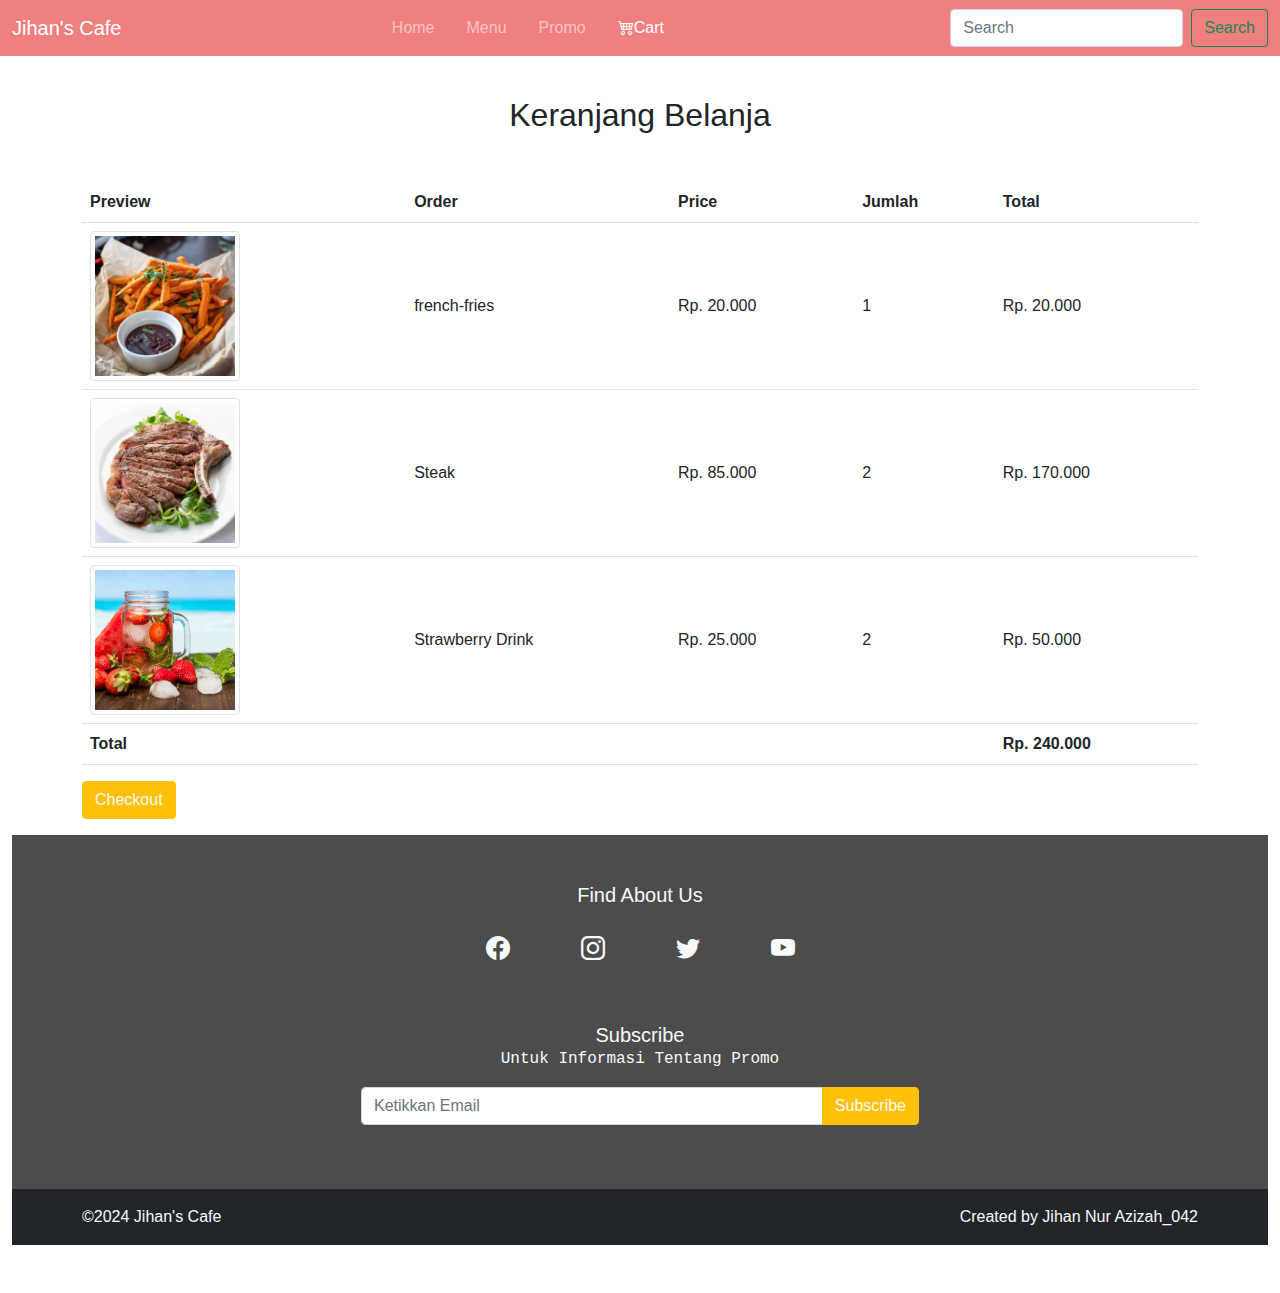
<file: cart.html>
<!DOCTYPE html>
<html lang="en">

<head>
    <meta charset="UTF-8">
    <meta name="viewport" content="width=device-width, initial-scale=1.0">
    <title>Jihan's Cafe | cart </title>
    <link rel="stylesheet" href="bootstrap-5.0.0-dist/css/bootstrap.min.css">
    <link rel="stylesheet" href="https://cdn.jsdelivr.net/npm/bootstrap-icons@1.11.3/font/bootstrap-icons.min.css">
    <link rel="stylesheet" href="css/style.css">
    <link rel="stylesheet" href="dist/css/lightbox.min.css">
</head>

<body>
    <!--navbar-->
    <nav class="navbar fixed-top navbar-expand-lg navbar-dark bg-dark main-color">
        <div class="container-fluid">

            <button class="navbar-toggler" type="button" data-bs-toggle="collapse"
                data-bs-target="#navbarSupportedContent" aria-controls="navbarSupportedContent" aria-expanded="false"
                aria-label="Toggle navigation">
                <span class="navbar-toggler-icon"></span>
            </button>
            <div class="collapse navbar-collapse" id="navbarSupportedContent">
                <a class="navbar-brand me-auto" href="#">Jihan's Cafe</a>
                <ul class="navbar-nav me-auto mb-2 mb-lg-0">
                    <li class="nav-item me-3">
                        <a class="nav-link" href="index.html">Home</a>
                    </li>
                    <li class="nav-item me-3">
                        <a class="nav-link " href="produk.html">Menu</a>
                    </li>
                    <li class="nav-item dropdown me-3">
                        <a class="nav-link" href="promo.html" id="navbarPromo" role="button" data-bs-toggle="Promo"
                            aria-expanded="false">
                            Promo </a>
                        <ul class="dropdown-menu" aria-labelledby="navbarPromo">
                            <li><a class="dropdown-item" href="produk.html">Action</a></li>
                            <li><a class="dropdown-item" href="produk.html">Another action</a></li>
                            <li>
                                <hr class="dropdown-divider">
                            </li>
                            <li><a class="dropdown-item" href="produk.html">Something else here</a></li>
                        </ul>
                    </li>
                    <li class="nav-item me-3">
                        <a class="nav-link active" href="#" tabindex="-1" aria-disabled="true"><i
                                class="bi bi-cart4"></i>Cart</a>
                    </li>
                </ul>
                <form class="d-flex">
                    <input class="form-control me-2" type="search" placeholder="Search" aria-label="Search">
                    <button class="btn btn-outline-success" type="submit">Search</button>
                </form>
            </div>
        </div>
    </nav>

    <!--table-->
    <div class="container-fluid py-5">
        <div class="container">
            <h2 class="text-center my-5">Keranjang Belanja</h2>

            <div class="table-responsive">
                <table class="table">
                    <tr>
                        <th>Preview</th>
                        <th>Order</th>
                        <th>Price</th>
                        <th>Jumlah</th>
                        <th>Total</th>
                    </tr>

                    <tr style="vertical-align: middle;">
                        <td>
                            <a href="image/product/french-fries.jpg" data-lightbox="image-1" data-title="french-fries">
                                <img src="image/product/thumb/french-fries.jpg" class="img-thumbnail d-none d-sm-block"
                                    width="150px" alt="">

                                <label class="d-block d-sm-none"> french fries</label>
                            </a>
                        </td>
                        <td>french-fries</td>
                        <td>Rp. 20.000</td>
                        <td>1</td>
                        <td>Rp. 20.000</td>
                    </tr>

                    <tr style="vertical-align: middle;">
                        <td>
                            <a href="image/product/steak.jpg" data-lightbox="image-1" data-title="Steak">
                                <img src="image/product/thumb/steak.jpg" class="img-thumbnail d-none d-sm-block"
                                    width="150px" alt="">
                                <label class="d-block d-sm-none"> Steak</label>

                            </a>
                        </td>
                        <td>Steak</td>
                        <td>Rp. 85.000</td>
                        <td>2</td>
                        <td>Rp. 170.000</td>
                    </tr>

                    <tr style="vertical-align: middle;">
                        <td>
                            <a href="image/product/strawberry-drink.jpg" data-lightbox="image-1"
                                data-title="strawberry-drink">
                                <img src="image/product/thumb/strawberry-drink.jpg"
                                    class="img-thumbnail d-none d-sm-block" width="150px" alt="">
                                <label class="d-block d-sm-none"> Strawberry Drink</label>
                            </a>
                        </td>
                        <td>Strawberry Drink</td>
                        <td>Rp. 25.000</td>
                        <td>2</td>
                        <td>Rp. 50.000</td>
                    </tr>

                    <tr>
                        <th colspan="4">Total</th>
                        <th>Rp. 240.000</th>
                    </tr>

                </table>

            </div>
            <button class="btn btn-warning text-light mb-3"> Checkout </button>
        </div>

        <!--subscribe-->
        <div class="container-fluid py-5 content-subscribe d-flex text-light">
            <div class="container">
                <h5 class="text-center mb-4">Find About Us</h5>
                <div class="row justify-content-center">
                    <div class="col-sm-1 d-flex justify-content-center mb-2">
                        <i class="bi bi-facebook fs-4"></i>
                    </div>
                    <div class="col-sm-1 d-flex justify-content-center mb-2">
                        <i class="bi bi-instagram fs-4"></i>
                    </div>
                    <div class="col-sm-1 d-flex justify-content-center mb-2">
                        <i class="bi bi-twitter fs-4"></i>
                    </div>
                    <div class="col-sm-1 d-flex justify-content-center">
                        <i class="bi bi-youtube fs-4"></i>
                    </div>
                </div>
                <h5 class="text-center mt-5 mb-0">Subscribe</h5>
                <p class="text-center font-monospace">Untuk Informasi Tentang Promo</p>
                <div class="col-md-8 offset-md-2 col-lg-6 offset-lg-3">
                    <div class="input-group mb-3 ">
                        <input type="text" class="form-control" placeholder="Ketikkan Email"
                            aria-describedby="button-addon2">
                        <button class="btn btn-warning text-light" type="button" id="button-addon2">Subscribe</button>
                    </div>
                </div>
            </div>
        </div>


        <!--footer-->
        <div class="container-fluid py-3 bg-dark text-light">
            <div class="container d-flex justify-content-between">
                <label>&copy;2024 Jihan's Cafe</label>
                <label>Created by Jihan Nur Azizah_042</label>
            </div>
        </div>
    </div>
    <script src="bootstrap-5.0.0-dist/js/bootstrap.bundle.min.js"> </script>
    <script src="dist/js/lightbox-plus-jquery.min.js"></script>

</body>

</html>
</file>
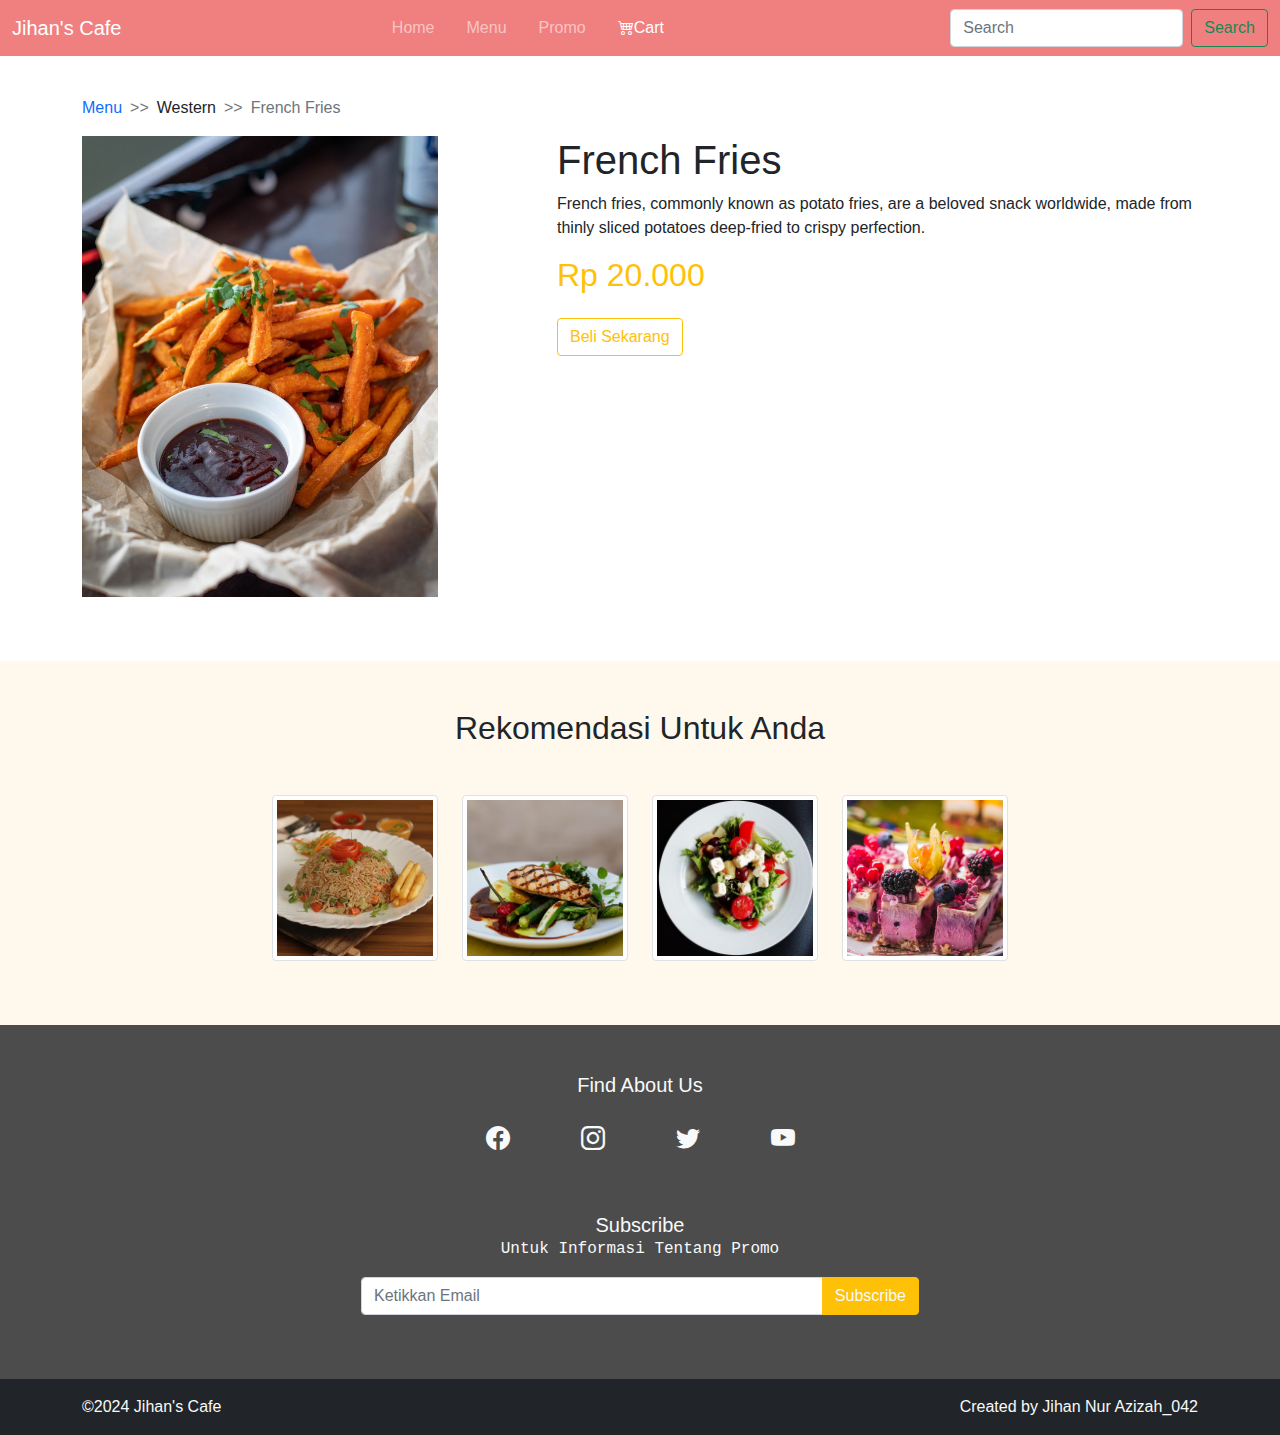
<file: detail.html>
<!DOCTYPE html>
<html lang="en">

<head>
    <meta charset="UTF-8">
    <meta http-equiv="X-UA-Compatible" content="IE=edge">
    <meta name="viewport" content="width=device-width, initial-scale=1.0">
    <title>Jihan's Cafe | French Fries </title>
    <link rel="stylesheet" href="bootstrap-5.0.0-dist/css/bootstrap.min.css">
    <link rel="stylesheet" href="https://cdn.jsdelivr.net/npm/bootstrap-icons@1.11.3/font/bootstrap-icons.min.css">
    <link rel="stylesheet" href="css/style.css">

</head>

<body>
      <!--navbar-->
      <nav class="navbar fixed-top navbar-expand-lg navbar-dark bg-dark main-color">
        <div class="container-fluid">

            <button class="navbar-toggler" type="button" data-bs-toggle="collapse"
                data-bs-target="#navbarSupportedContent" aria-controls="navbarSupportedContent" aria-expanded="false"
                aria-label="Toggle navigation">
                <span class="navbar-toggler-icon"></span>
            </button>
            <div class="collapse navbar-collapse" id="navbarSupportedContent">
                <a class="navbar-brand me-auto" href="#">Jihan's Cafe</a>
                <ul class="navbar-nav me-auto mb-2 mb-lg-0">
                    <li class="nav-item me-3">
                        <a class="nav-link" href="index.html">Home</a>
                    </li>
                    <li class="nav-item me-3">
                        <a class="nav-link " href="produk.html">Menu</a>
                    </li>
                    <li class="nav-item dropdown me-3">
                        <a class="nav-link" href="promo.html" id="navbarPromo" role="button" data-bs-toggle="Promo"
                            aria-expanded="false">
                            Promo </a>
                        <ul class="dropdown-menu" aria-labelledby="navbarPromo">
                            <li><a class="dropdown-item" href="produk.html">Action</a></li>
                            <li><a class="dropdown-item" href="produk.html">Another action</a></li>
                            <li>
                                <hr class="dropdown-divider">
                            </li>
                            <li><a class="dropdown-item" href="produk.html">Something else here</a></li>
                        </ul>
                    </li>
                    <li class="nav-item me-3">
                        <a class="nav-link active" href="#" tabindex="-1" aria-disabled="true"><i
                                class="bi bi-cart4"></i>Cart</a>
                    </li>
                </ul>
                <form class="d-flex">
                    <input class="form-control me-2" type="search" placeholder="Search" aria-label="Search">
                    <button class="btn btn-outline-success" type="submit">Search</button>
                </form>
            </div>
        </div>
    </nav>

    <!--breadcrumb-->
    <div class="container-fluid pt-5">
        <div class="container pt-5">
            <nav style="--bs-breadcrumb-divider: '>>';" aria-label="breadcrumb">
                <ol class="breadcrumb">
                    <li class="breadcrumb-item"><a href="produk.html" style="text-decoration:none;">Menu</a></li>
                    <li class="breadcrumb-item">Western</li>
                    <li class="breadcrumb-item active">French Fries </li>
                </ol>
            </nav>
        </div>
    </div>

    <!--main-->
    <div class="container-fluid ">
        <div class="container">
            <div class="row">
                <!--produk image-->
                <div class="col-md-5 col-lg-4 mb-3">
                    <img src="image/product/french-fries.jpg" class="img-fluid" alt="">
                </div>
                <!--produk detail-->
                <div class="col-md-6 offset-md-1 col-lg-7 offset-lg-1">
                    <h1>French Fries</h1>
                    <p>
                        French fries, commonly known as potato fries, are a beloved snack worldwide, made from thinly
                        sliced potatoes deep-fried to crispy perfection.
                    </p>
                    <h2 class="text-warning">Rp 20.000</h2>
                    <button class="btn btn-outline-warning mt-3">Beli Sekarang</button>
                </div>
            </div>
        </div>
    </div>

    <!--rekomendasi produk-->
    <div class="container-fluid py-5 mt-5" style="background-color: #fef9ec;">
        <div class="container">
            <h2 class="text-center mb-5">Rekomendasi Untuk Anda</h2>

            <div class="row justify-content-center">
                <div class="col-6 col-sm-6 col-md-3 col-lg-2 mb-3">
                    <a href="detail.html">
                        <img src="image/product/thumb/fried-rice.jpg" class="img-fluid img-thumbnail" alt="">
                    </a>
                </div>

                <div class="col-6 col-sm-6 col-md-3 col-lg-2 mb-3">
                    <a href="detail.html">
                        <img src="image/product/thumb/grilled-meat.jpg" class="img-fluid img-thumbnail" alt="">
                    </a>
                </div>

                <div class="col-6 col-sm-6 col-md-3 col-lg-2 mb-3">
                    <a href="detail.html">
                        <img src="image/product/thumb/mix-vegetable-sald.jpg" class="img-fluid img-thumbnail" alt="">
                    </a>
                </div>

                <div class="col-6 col-sm-6 col-md-3 col-lg-2 mb-3">
                    <a href="detail.html">
                        <img src="image/product/thumb/raspberry-cake.jpg" class="img-fluid img-thumbnail" alt="">
                    </a>
                </div>
            </div>
        </div>
    </div>

    <!--Subscribe-->
    <div class="container-fluid py-5 content-subscribe d-flex text-light">
        <div class="container">
            <h5 class="text-center mb-4">Find About Us</h5>
            <div class="row justify-content-center">
                <div class="col-sm-1 d-flex justify-content-center mb-2">
                    <i class="bi bi-facebook fs-4"></i>
                </div>
                <div class="col-sm-1 d-flex justify-content-center mb-2">
                    <i class="bi bi-instagram fs-4"></i>
                </div>
                <div class="col-sm-1 d-flex justify-content-center mb-2">
                    <i class="bi bi-twitter fs-4"></i>
                </div>
                <div class="col-sm-1 d-flex justify-content-center">
                    <i class="bi bi-youtube fs-4"></i>
                </div>
            </div>

            <h5 class="text-center mt-5 mb-0">Subscribe</h5>
            <p class="text-center font-monospace">Untuk Informasi Tentang Promo</p>
            <div class="col-md-8 offset-md-2 col-lg-6 offset-lg-3">
                <div class="input-group mb-3 ">
                    <input type="text" class="form-control" placeholder="Ketikkan Email"
                        aria-describedby="button-addon2">
                    <button class="btn btn-warning text-light" type="button" id="button-addon2">Subscribe</button>
                </div>
            </div>
        </div>
    </div>

    <!--footer-->
    <div class="container-fluid py-3 bg-dark text-light">
        <div class="container d-flex justify-content-between">
            <label>&copy;2024 Jihan's Cafe</label>
            <label>Created by Jihan Nur Azizah_042</label>
        </div>
    </div>
    <script src="bootstrap-5.0.0-dist/js/bootstrap.bundle.min.js"> </script>
</body>

</html>
</file>
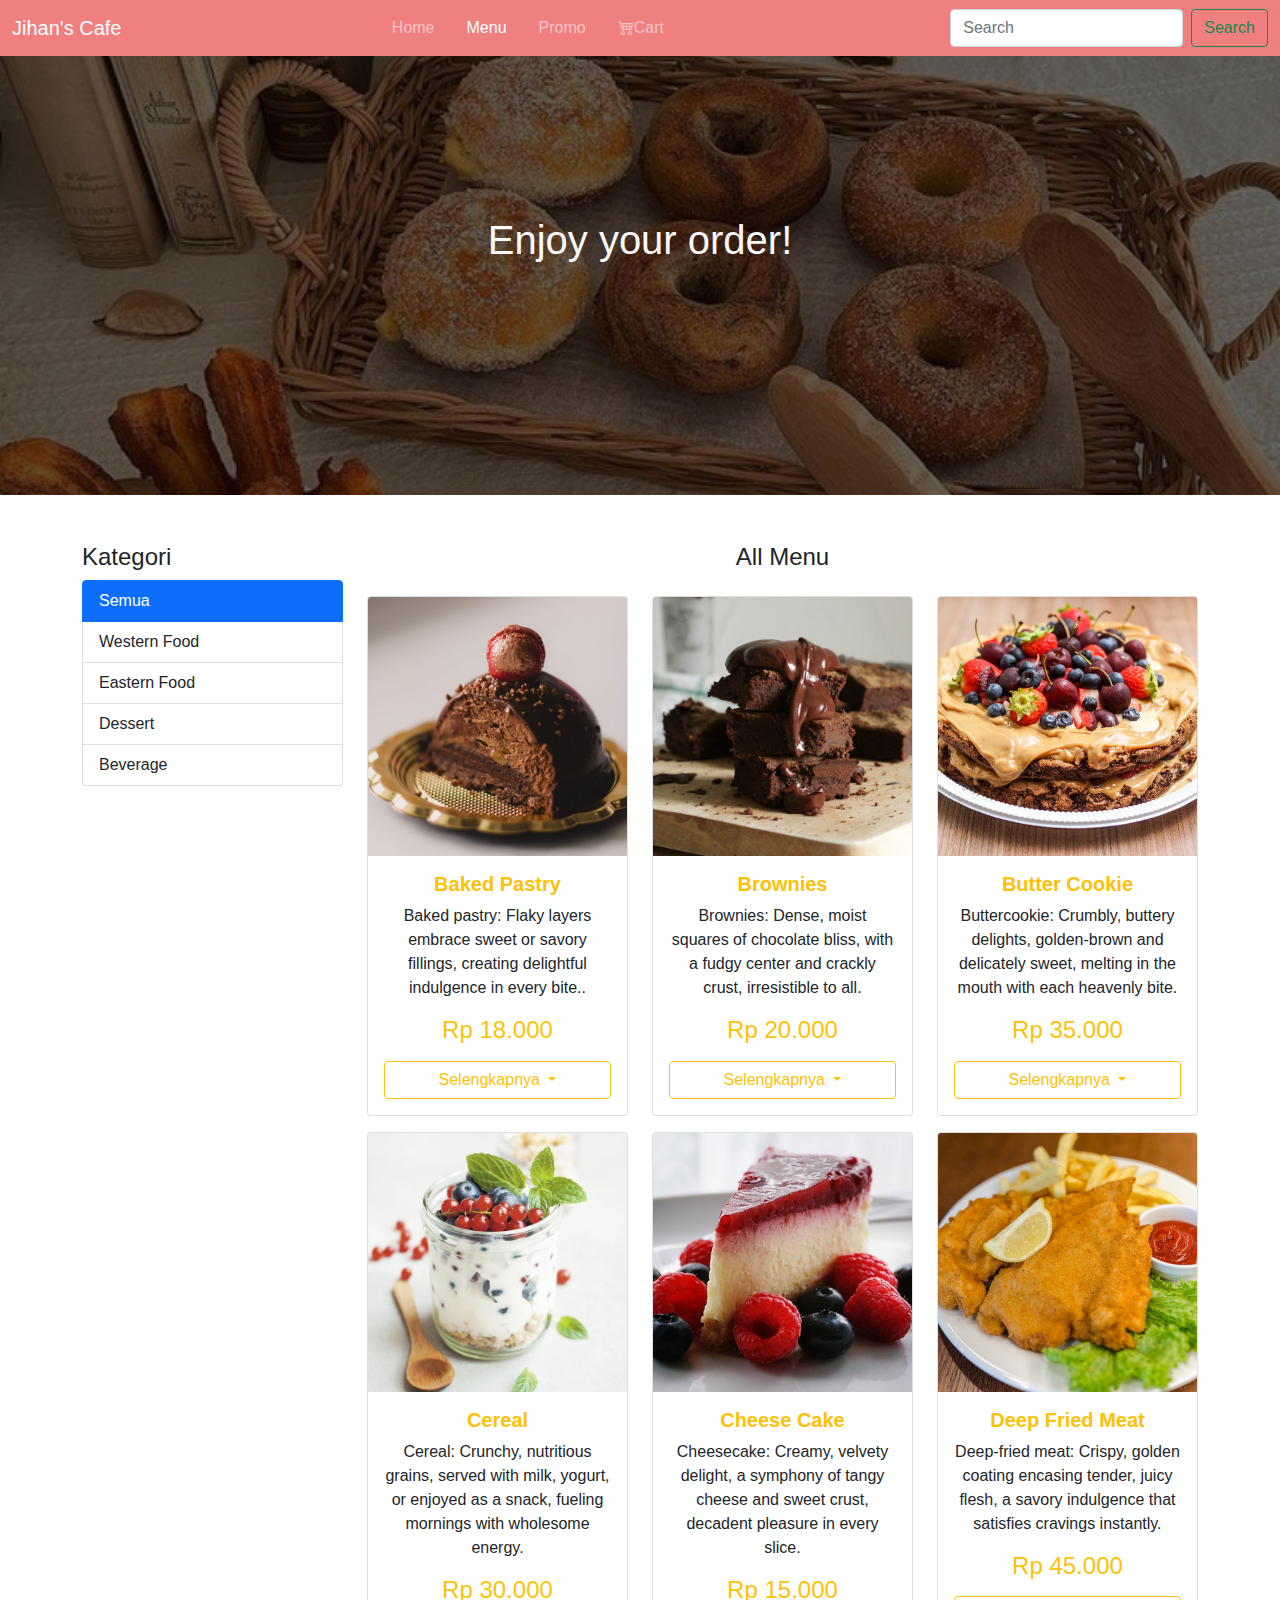
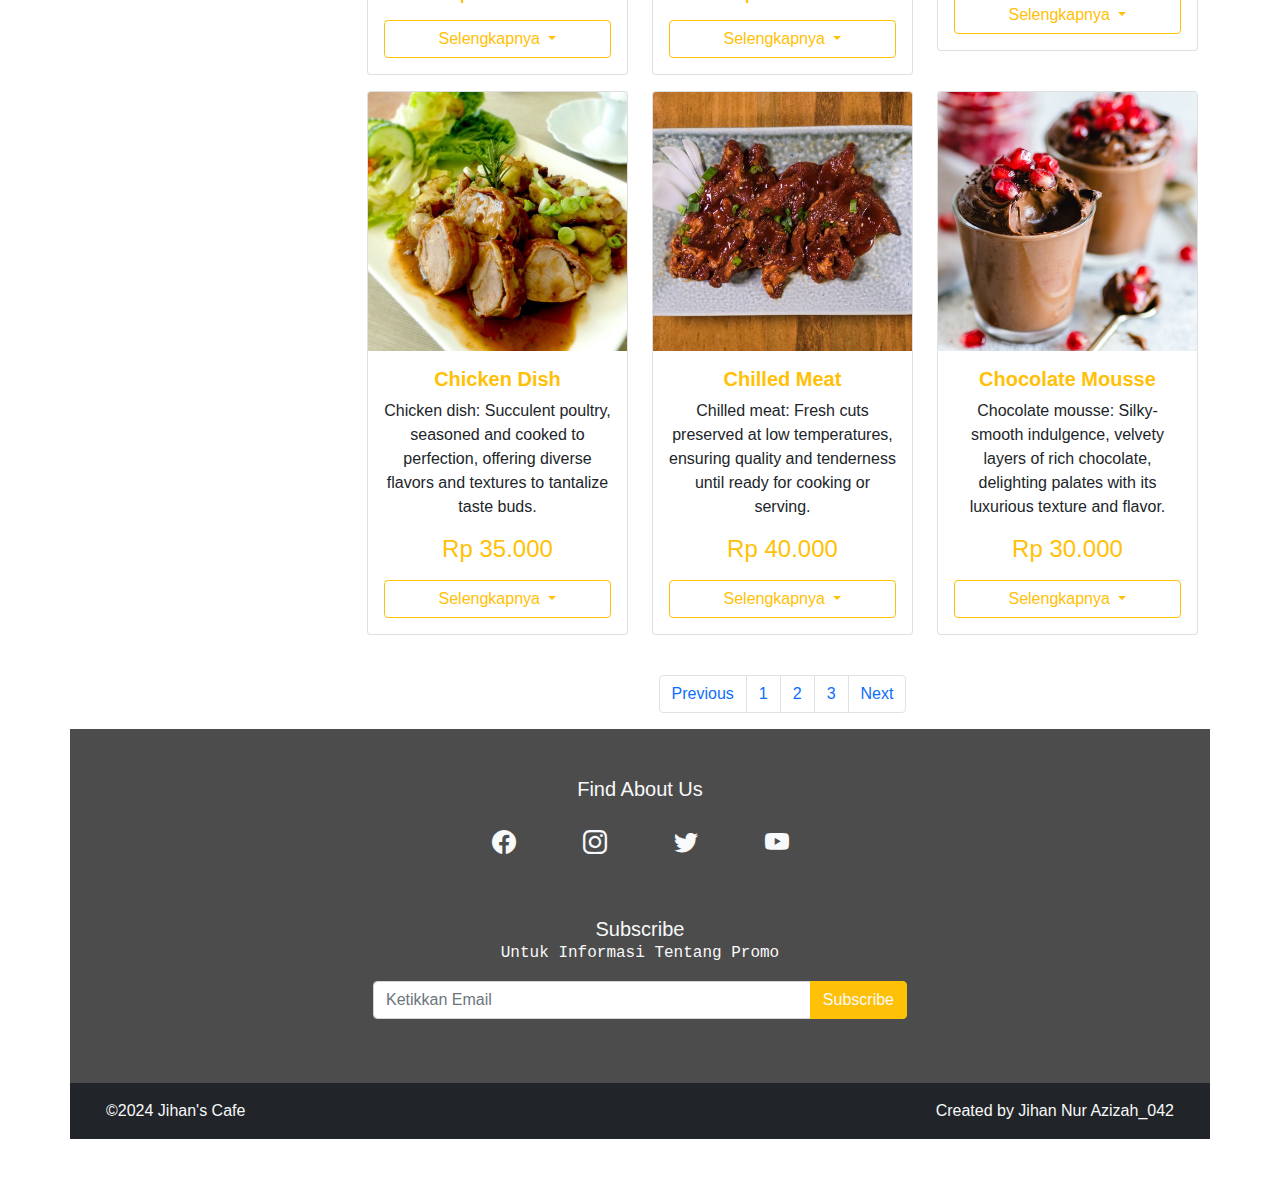
<file: produk.html>
<!DOCTYPE html>
<html lang="en">

<head>
    <meta charset="UTF-8">
    <meta name="viewport" content="width=device-width, initial-scale=1.0">
    <title>Jihan's Cafe | Produk</title>
    <link rel="stylesheet" href="bootstrap-5.0.0-dist/css/bootstrap.min.css">
    <link rel="stylesheet" href="https://cdn.jsdelivr.net/npm/bootstrap-icons@1.11.3/font/bootstrap-icons.min.css">
    <link rel="stylesheet" href="css/style.css">
    <link rel="stylesheet" href="dist/css/lightbox.min.css">
</head>

<body>


<!--navbar-->
<nav class="navbar fixed-top navbar-expand-lg navbar-dark bg-dark main-color">
    <div class="container-fluid">

        <button class="navbar-toggler" type="button" data-bs-toggle="collapse"
            data-bs-target="#navbarSupportedContent" aria-controls="navbarSupportedContent" aria-expanded="false"
            aria-label="Toggle navigation">
            <span class="navbar-toggler-icon"></span>
        </button>
        <div class="collapse navbar-collapse" id="navbarSupportedContent">
            <a class="navbar-brand me-auto" href="#">Jihan's Cafe</a>
            <ul class="navbar-nav me-auto mb-2 mb-lg-0">
                <li class="nav-item me-3">
                    <a class="nav-link" href="index.html">Home</a>
                </li>
                <li class="nav-item me-3">
                    <a class="nav-link active" href="produk.html">Menu</a>
                </li>
                <li class="nav-item dropdown me-3">
                    <a class="nav-link" href="promo.html" id="navbarPromo" role="button" data-bs-toggle="Promo"
                        aria-expanded="false">
                        Promo </a>
                    <ul class="dropdown-menu" aria-labelledby="navbarPromo">
                        <li><a class="dropdown-item" href="produk.html">Action</a></li>
                        <li><a class="dropdown-item" href="produk.html">Another action</a></li>
                        <li>
                            <hr class="dropdown-divider">
                        </li>
                        <li><a class="dropdown-item" href="produk.html">Something else here</a></li>
                    </ul>
                </li>
                <li class="nav-item me-3">
                    <a class="nav-link" href="#" tabindex="-1" aria-disabled="true"><i
                            class="bi bi-cart4"></i>Cart</a>
                </li>
            </ul>
            <form class="d-flex">
                <input class="form-control me-2" type="search" placeholder="Search" aria-label="Search">
                <button class="btn btn-outline-success" type="submit">Search</button>
            </form>
        </div>
    </div>
</nav>

    <!--banner background-->
    <div class="container-fluid banner-produk d-flex align-items-center">
        <div class="container">
            <h1 class="text-light text-center mb-3">Enjoy your order!</h1>
        </div>
    </div>

    <!--produk content-->
    <div class="container-fluid py-5">
        <div class="container">
            <div class="row">
                <!--kategori-->
                <div class="col-md-4 col-lg-3 mb-5">
                    <h4>Kategori </h4>
                    <ul class="list-group">
                        <li class="list-group-item active" aria-current="true">Semua</li>
                        <li class="list-group-item">Western Food</li>
                        <li class="list-group-item">Eastern Food</li>
                        <li class="list-group-item">Dessert</li>
                        <li class="list-group-item">Beverage</li>
                    </ul>
                </div>

                <!--produk-->
                <div class="col-md-8 col-lg-9">
                    <h4 class="text-center mb-4">All Menu</h4>

                    <div class="row">

                        <div class="col-sm-6 col-lg-4 mb-3">
                            <div class="card">
                                <a href="image/product/baked-pastry.jpg" data-lightbox="baked-pastry"
                                    data-title="baked-pastry">
                                    <img src="image/product/thumb/baked-pastry.jpg" class="card-img-top" alt="...">
                                </a>
                                <div class="card-body">
                                    <h5 class="card-title text-center text-warning">
                                        <strong>Baked Pastry</strong>
                                    </h5>
                                    <p class="card-text text-center">Baked pastry: Flaky layers embrace sweet or savory
                                        fillings, creating
                                        delightful indulgence in every bite..
                                    </p>
                                    <h4 class="text-center text-warning mb-3">Rp 18.000</h4>
                                    <div class="dropdown">
                                        <button class="btn btn-outline-warning dropdown-toggle w-100" type="button"
                                            id="dropdownMenuButton1" data-bs-toggle="dropdown" aria-expanded="false">
                                            Selengkapnya </button>
                                        <ul class="dropdown-menu" aria-labelledby="dropdownMenuButton1">
                                            <li><a class="dropdown-item" href="detail.html">Lihat</a></li>
                                            <li><a class="dropdown-item" href="#">Beli</a></li>
                                        </ul>
                                    </div>
                                </div>
                            </div>
                        </div>

                        <div class="col-sm-6 col-lg-4 mb-3">
                            <div class="card">
                                <a href="image/product/brownies.jpg" data-lightbox="brownies" data-title="brownies">
                                    <img src="image/product/thumb/brownies.jpg" class="card-img-top" alt="...">
                                </a>
                                <div class="card-body">
                                    <h5 class="card-title text-center text-warning">
                                        <strong>Brownies</strong>
                                    </h5>
                                    <p class="card-text text-center">Brownies: Dense, moist squares of chocolate bliss,
                                        with a fudgy center and crackly crust, irresistible to all.
                                    </p>
                                    <h4 class="text-center text-warning mb-3">Rp 20.000</h4>
                                    <div class="dropdown">
                                        <button class="btn btn-outline-warning dropdown-toggle w-100" type="button"
                                            id="dropdownMenuButton1" data-bs-toggle="dropdown" aria-expanded="false">
                                            Selengkapnya </button>
                                        <ul class="dropdown-menu" aria-labelledby="dropdownMenuButton1">
                                            <li><a class="dropdown-item" href="detail.html">Lihat</a></li>
                                            <li><a class="dropdown-item" href="#">Beli</a></li>
                                        </ul>
                                    </div>
                                </div>
                            </div>
                        </div>

                        <div class="col-sm-6 col-lg-4 mb-3">
                            <div class="card">
                                <a href="image/product/butter-cookie.jpg" data-lightbox="butter-cookie"
                                    data-title="butter-cookie">
                                    <img src="image/product/thumb/butter-cookie.jpg" class="card-img-top" alt="...">
                                </a>
                                <div class="card-body">
                                    <h5 class="card-title text-center text-warning">
                                        <strong>Butter Cookie</strong>
                                    </h5>
                                    <p class="card-text text-center">Buttercookie: Crumbly, buttery delights,
                                        golden-brown and delicately sweet, melting in the mouth with each heavenly bite.
                                    </p>
                                    <h4 class="text-center text-warning mb-3">Rp 35.000</h4>
                                    <div class="dropdown">
                                        <button class="btn btn-outline-warning dropdown-toggle w-100" type="button"
                                            id="dropdownMenuButton1" data-bs-toggle="dropdown" aria-expanded="false">
                                            Selengkapnya </button>
                                        <ul class="dropdown-menu" aria-labelledby="dropdownMenuButton1">
                                            <li><a class="dropdown-item" href="detail.html">Lihat</a></li>
                                            <li><a class="dropdown-item" href="#">Beli</a></li>
                                        </ul>
                                    </div>
                                </div>
                            </div>
                        </div>
                    </div>

                    <div class="row">

                        <div class="col-sm-6 col-lg-4 mb-3">
                            <div class="card">
                                <a href="image/product/cereal.jpg" data-lightbox="cereal" data-title="cereal">
                                    <img src="image/product/thumb/cereal.jpg" class="card-img-top" alt="...">
                                </a>
                                <div class="card-body">
                                    <h5 class="card-title text-center text-warning">
                                        <strong>Cereal</strong>
                                    </h5>
                                    <p class="card-text text-center">Cereal: Crunchy, nutritious grains, served with
                                        milk, yogurt, or enjoyed as a snack, fueling mornings with wholesome energy.
                                    </p>
                                    <h4 class="text-center text-warning mb-3">Rp 30.000</h4>
                                    <div class="dropdown">
                                        <button class="btn btn-outline-warning dropdown-toggle w-100" type="button"
                                            id="dropdownMenuButton1" data-bs-toggle="dropdown" aria-expanded="false">
                                            Selengkapnya </button>
                                        <ul class="dropdown-menu" aria-labelledby="dropdownMenuButton1">
                                            <li><a class="dropdown-item" href="detail.html">Lihat</a></li>
                                            <li><a class="dropdown-item" href="#">Beli</a></li>
                                        </ul>
                                    </div>
                                </div>
                            </div>
                        </div>

                        <div class="col-sm-6 col-lg-4 mb-3">
                            <div class="card">
                                <a href="image/product/cheese-cake.jpg" data-lightbox="cheese-cake"
                                    data-title="cheese-cake">
                                    <img src="image/product/thumb/cheese-cake.jpg" class="card-img-top" alt="...">
                                </a>
                                <div class="card-body">
                                    <h5 class="card-title text-center text-warning">
                                        <strong>Cheese Cake</strong>
                                    </h5>
                                    <p class="card-text text-center">Cheesecake: Creamy, velvety delight, a symphony
                                        of tangy cheese and sweet crust, decadent pleasure in every slice.
                                    </p>
                                    <h4 class="text-center text-warning mb-3">Rp 15.000</h4>
                                    <div class="dropdown">
                                        <button class="btn btn-outline-warning dropdown-toggle w-100" type="button"
                                            id="dropdownMenuButton1" data-bs-toggle="dropdown" aria-expanded="false">
                                            Selengkapnya </button>
                                        <ul class="dropdown-menu" aria-labelledby="dropdownMenuButton1">
                                            <li><a class="dropdown-item" href="detail.html">Lihat</a></li>
                                            <li><a class="dropdown-item" href="#">Beli</a></li>
                                        </ul>
                                    </div>
                                </div>
                            </div>


                        </div>

                        <div class="col-sm-6 col-lg-4 mb-3">
                            <div class="card">
                                <a href="image/product/deep-fried-meat.jpg" data-lightbox="deep-fried-meat"
                                    data-title="deep-fried-meat">
                                    <img src="image/product/thumb/deep-fried-meat.jpg" class="card-img-top" alt="...">
                                </a>
                                <div class="card-body">
                                    <h5 class="card-title text-center text-warning">
                                        <strong>Deep Fried Meat</strong>
                                    </h5>
                                    <p class="card-text text-center">Deep-fried meat: Crispy, golden coating encasing
                                        tender, juicy flesh, a savory indulgence that satisfies cravings instantly.
                                    </p>
                                    <h4 class="text-center text-warning mb-3">Rp 45.000</h4>
                                    <div class="dropdown">
                                        <button class="btn btn-outline-warning dropdown-toggle w-100" type="button"
                                            id="dropdownMenuButton1" data-bs-toggle="dropdown" aria-expanded="false">
                                            Selengkapnya </button>
                                        <ul class="dropdown-menu" aria-labelledby="dropdownMenuButton1">
                                            <li><a class="dropdown-item" href="detail.html">Lihat</a></li>
                                            <li><a class="dropdown-item" href="#">Beli</a></li>
                                        </ul>
                                    </div>
                                </div>
                            </div>
                        </div>
                    </div>

                    <div class="row">
                        <div class="col-sm-6 col-lg-4 mb-3">
                            <div class="card">
                                <a href="image/product/chicken-dish.jpg" data-lightbox="chicken-dish"
                                    data-title="cereal">
                                    <img src="image/product/thumb/chicken-dish.jpg" class="card-img-top" alt="...">
                                </a>
                                <div class="card-body">
                                    <h5 class="card-title text-center text-warning">
                                        <strong>Chicken Dish</strong>
                                    </h5>
                                    <p class="card-text text-center">Chicken dish: Succulent poultry, seasoned and
                                        cooked to perfection, offering diverse flavors and textures to tantalize taste
                                        buds.
                                    </p>
                                    <h4 class="text-center text-warning mb-3">Rp 35.000</h4>
                                    <div class="dropdown">
                                        <button class="btn btn-outline-warning dropdown-toggle w-100" type="button"
                                            id="dropdownMenuButton1" data-bs-toggle="dropdown" aria-expanded="false">
                                            Selengkapnya </button>
                                        <ul class="dropdown-menu" aria-labelledby="dropdownMenuButton1">
                                            <li><a class="dropdown-item" href="detail.html">Lihat</a></li>
                                            <li><a class="dropdown-item" href="#">Beli</a></li>
                                        </ul>
                                    </div>
                                </div>
                            </div>
                        </div>

                        <div class="col-sm-6 col-lg-4 mb-3">
                            <div class="card">
                                <a href="image/product/chilled-meat.jpg" data-lightbox="chilled-meat"
                                    data-title="cereal">
                                    <img src="image/product/thumb/chilled-meat.jpg" class="card-img-top" alt="...">
                                </a>
                                <div class="card-body">
                                    <h5 class="card-title text-center text-warning">
                                        <strong>Chilled Meat</strong>
                                    </h5>
                                    <p class="card-text text-center">Chilled meat: Fresh cuts preserved at low
                                        temperatures, ensuring quality and tenderness until ready for cooking or
                                        serving.
                                    </p>
                                    <h4 class="text-center text-warning mb-3">Rp 40.000</h4>
                                    <div class="dropdown">
                                        <button class="btn btn-outline-warning dropdown-toggle w-100" type="button"
                                            id="dropdownMenuButton1" data-bs-toggle="dropdown" aria-expanded="false">
                                            Selengkapnya </button>
                                        <ul class="dropdown-menu" aria-labelledby="dropdownMenuButton1">
                                            <li><a class="dropdown-item" href="detail.html">Lihat</a></li>
                                            <li><a class="dropdown-item" href="#">Beli</a></li>
                                        </ul>
                                    </div>
                                </div>
                            </div>
                        </div>

                        <div class="col-sm-6 col-lg-4 mb-3">
                            <div class="card">
                                <a href="image/product/chocolate-mousse.jpg" data-lightbox="chocolate-mousse"
                                    data-title="cereal">
                                    <img src="image/product/thumb/chocolate-mousse.jpg" class="card-img-top" alt="...">
                                </a>
                                <div class="card-body">
                                    <h5 class="card-title text-center text-warning">
                                        <strong>Chocolate Mousse</strong>
                                    </h5>
                                    <p class="card-text text-center">Chocolate mousse: Silky-smooth indulgence, velvety
                                        layers of rich chocolate, delighting palates with its luxurious texture and
                                        flavor.
                                    </p>
                                    <h4 class="text-center text-warning mb-3">Rp 30.000</h4>
                                    <div class="dropdown">
                                        <button class="btn btn-outline-warning dropdown-toggle w-100" type="button"
                                            id="dropdownMenuButton1" data-bs-toggle="dropdown" aria-expanded="false">
                                            Selengkapnya </button>
                                        <ul class="dropdown-menu" aria-labelledby="dropdownMenuButton1">
                                            <li><a class="dropdown-item" href="detail.html">Lihat</a></li>
                                            <li><a class="dropdown-item" href="#">Beli</a></li>
                                        </ul>
                                    </div>
                                </div>
                            </div>
                        </div>
                    </div>

                    <!--pagination-->
                    <nav class="mt-4 d-flex justify-content-center" aria-label="Page navigation example">
                        <ul class="pagination">
                            <li class="page-item"><a class="page-link" href="#">Previous</a></li>
                            <li class="page-item"><a class="page-link" href="#">1</a></li>
                            <li class="page-item"><a class="page-link" href="#">2</a></li>
                            <li class="page-item"><a class="page-link" href="#">3</a></li>
                            <li class="page-item"><a class="page-link" href="#">Next</a></li>
                        </ul>
                    </nav>
                </div>

                <!--Subscribe-->
                <div class="container-fluid py-5 content-subscribe d-flex text-light">
                    <div class="container">
                        <h5 class="text-center mb-4">Find About Us</h5>
                        <div class="row justify-content-center">
                            <div class="col-sm-1 d-flex justify-content-center mb-2">
                                <i class="bi bi-facebook fs-4"></i>
                            </div>
                            <div class="col-sm-1 d-flex justify-content-center mb-2">
                                <i class="bi bi-instagram fs-4"></i>
                            </div>
                            <div class="col-sm-1 d-flex justify-content-center mb-2">
                                <i class="bi bi-twitter fs-4"></i>
                            </div>
                            <div class="col-sm-1 d-flex justify-content-center">
                                <i class="bi bi-youtube fs-4"></i>
                            </div>
                        </div>

                        <h5 class="text-center mt-5 mb-0">Subscribe</h5>
                        <p class="text-center font-monospace">Untuk Informasi Tentang Promo</p>
                        <div class="col-md-8 offset-md-2 col-lg-6 offset-lg-3">
                            <div class="input-group mb-3 ">
                                <input type="text" class="form-control" placeholder="Ketikkan Email"
                                    aria-describedby="button-addon2">
                                <button class="btn btn-warning text-light" type="button"
                                    id="button-addon2">Subscribe</button>
                            </div>
                        </div>
                    </div>
                </div>

                <!--footer-->
                <div class="container-fluid py-3 bg-dark text-light">
                    <div class="container d-flex justify-content-between">
                        <label>&copy;2024 Jihan's Cafe</label>
                        <label>Created by Jihan Nur Azizah_042</label>
                    </div>
                </div>









                <script src="bootstrap-5.0.0-dist/js/bootstrap.bundle.min.js"> </script>
                <script src="dist/js/" lightbox-plus-jquery.min.js></script>
</body>

</html>
</file>
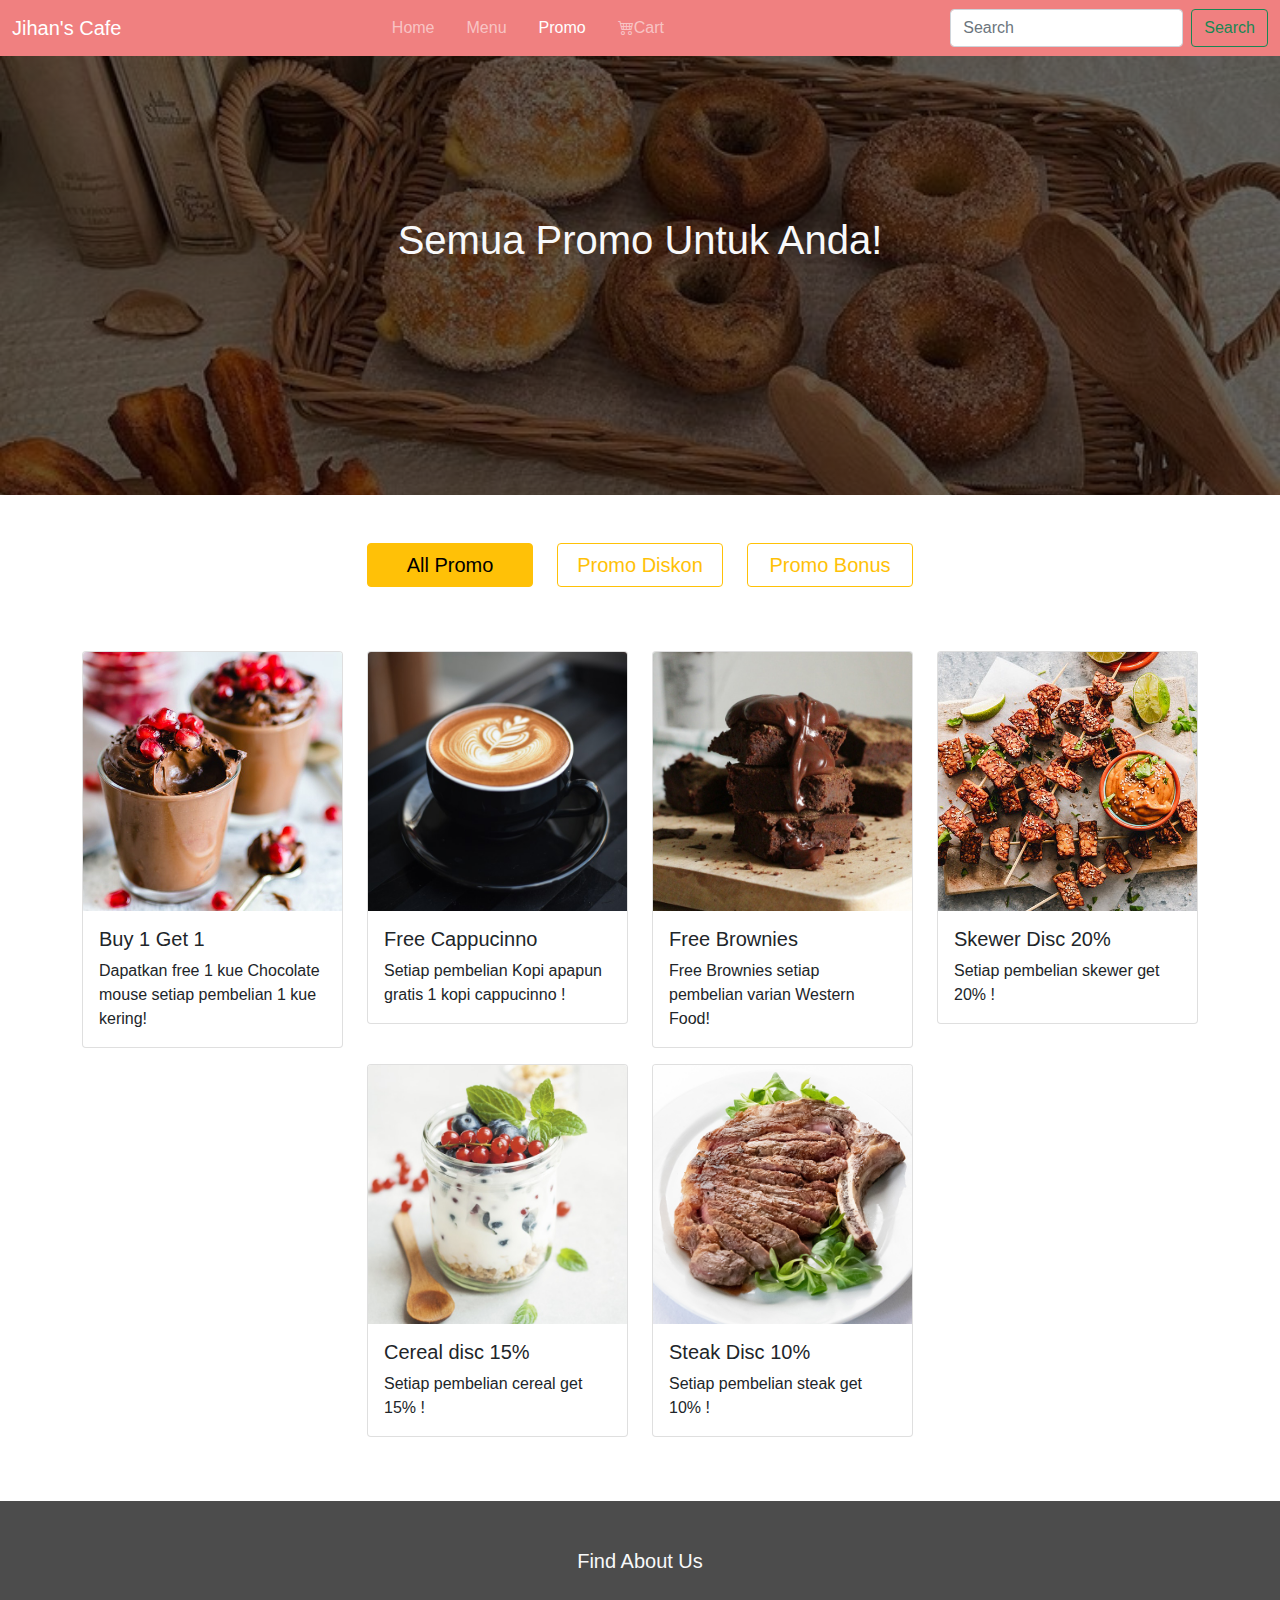
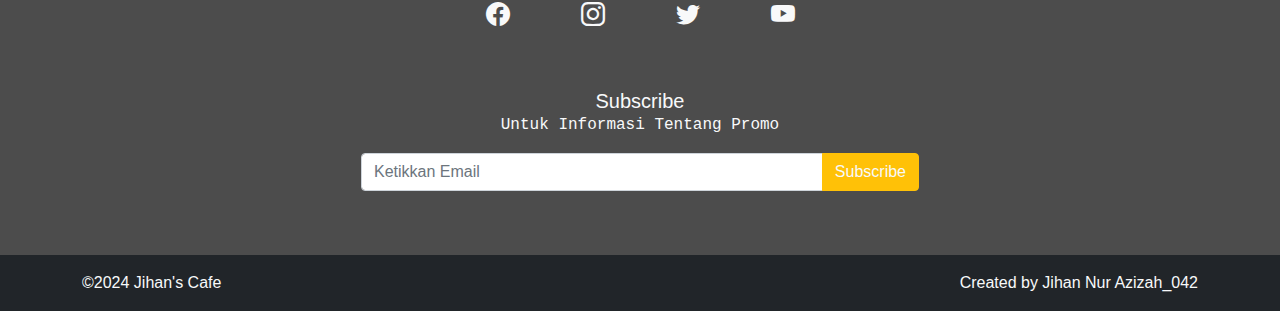
<file: promo.html>
<!DOCTYPE html>
<html lang="en">

<head>
    <meta charset="UTF-8">
    <meta http-equiv="X-UA-Compatible" content="IE=edge">
    <meta name="viewport" content="width=device-width, initial-scale=1.0">
    <title>Jihan's Cafe | Promo</title>
    <link rel="stylesheet" href="bootstrap-5.0.0-dist/css/bootstrap.min.css">
    <link rel="stylesheet" href="https://cdn.jsdelivr.net/npm/bootstrap-icons@1.11.3/font/bootstrap-icons.min.css">
    <link rel="stylesheet" href="css/style.css">
    <link rel="stylesheet" href="dist/css/lightbox.min.css">
</head>

<body>
    <!--navbar-->
    <nav class="navbar fixed-top navbar-expand-lg navbar-dark bg-dark main-color">
        <div class="container-fluid">

            <button class="navbar-toggler" type="button" data-bs-toggle="collapse"
                data-bs-target="#navbarSupportedContent" aria-controls="navbarSupportedContent" aria-expanded="false"
                aria-label="Toggle navigation">
                <span class="navbar-toggler-icon"></span>
            </button>
            <div class="collapse navbar-collapse" id="navbarSupportedContent">
                <a class="navbar-brand me-auto" href="#">Jihan's Cafe</a>
                <ul class="navbar-nav me-auto mb-2 mb-lg-0">
                    <li class="nav-item me-3">
                        <a class="nav-link" href="index.html">Home</a>
                    </li>
                    <li class="nav-item me-3">
                        <a class="nav-link " href="produk.html">Menu</a>
                    </li>
                    <li class="nav-item dropdown me-3">
                        <a class="nav-link active " href="#" id="navbarPromo" role="button" data-bs-toggle="Promo"
                            aria-expanded="false">
                            Promo </a>
                        <ul class="dropdown-menu" aria-labelledby="navbarPromo">
                            <li><a class="dropdown-item" href="produk.html">Action</a></li>
                            <li><a class="dropdown-item" href="produk.html">Another action</a></li>
                            <li>
                                <hr class="dropdown-divider">
                            </li>
                            <li><a class="dropdown-item" href="produk.html">Something else here</a></li>
                        </ul>
                    </li>
                    <li class="nav-item me-3">
                        <a class="nav-link" href="cart.html" tabindex="-1" aria-disabled="true"><i
                                class="bi bi-cart4"></i>Cart</a>
                    </li>
                </ul>
                <form class="d-flex">
                    <input class="form-control me-2" type="search" placeholder="Search" aria-label="Search">
                    <button class="btn btn-outline-success" type="submit">Search</button>
                </form>
            </div>
        </div>
    </nav>

    <!--banner background-->
    <div class="container-fluid banner-promo d-flex align-items-center">
        <div class="container">
            <h1 class="text-light text-center mb-3">Semua Promo Untuk Anda!</h1>
        </div>
    </div>

    <!--promo-->
    <div class="container-fluid py-5">
        <div class="container">
            <!--kategori promo-->
            <div class="row justify-content-center mb-5">
                <div class="col-sm-4 col-md-3 col-lg-2 mb-3">
                    <button id="AllPromoBtn" onclick="showAll()" class="btn btn-outline-warning w-100 fs-5 active">All
                        Promo</button>
                </div>

                <div class="col-sm-4 col-md-3 col-lg-2 mb-3">
                    <button id="PromoDiskonBtn" onclick="showDiskon()" class="btn btn-outline-warning w-100 fs-5">Promo
                        Diskon</button>
                </div>

                <div class="col-sm-4 col-md-3 col-lg-2 mb-3">
                    <button id="promobonusBtn" onclick="showbonus()" class="btn btn-outline-warning w-100 fs-5">Promo
                        Bonus</button>
                </div>
            </div>

            <!--isi promo-->
            <!--semua promo-->
            <div id="AllPromo">
                <div class="row justify-content-center">
                    <div class=" col-sm-6 col-lg-3 hovered-card mb-3">
                        <div class="card">
                            <a href="image/product/chocolate-mousse.jpg" data-lightbox="chocolate mousse"
                                data-title="chocolate mousse">
                                <img class="card-img-top" src="image/product/thumb/chocolate-mousse.jpg" alt="...">
                            </a>
                            <div class="card-body">
                                <h5 class="card-title">Buy 1 Get 1</h5>
                                <p class="card-text">Dapatkan free 1 kue Chocolate mouse setiap pembelian 1 kue kering!
                                </p>
                            </div>
                        </div>
                    </div>

                    <div class="col-sm-6 col-lg-3 hovered-card mb-3">
                        <div class="card">
                            <a href="image/product/coffee.jpg" data-lightbox="coffee" data-title="Coffee">
                                <img class="card-img-top" src="image/product/thumb/coffee.jpg" alt="...">
                            </a>
                            <div class="card-body">
                                <h5 class="card-title">Free Cappucinno</h5>
                                <p class="card-text"> Setiap pembelian Kopi apapun gratis 1 kopi cappucinno !</p>
                            </div>
                        </div>
                    </div>

                    <div class="col-sm-6 col-lg-3 hovered-card mb-3">
                        <div class="card">
                            <a href="image/product/brownies.jpg" data-lightbox="Brownies" data-title="Brownies">
                                <img class="card-img-top" src="image/product/thumb/brownies.jpg" alt="...">
                            </a>
                            <div class="card-body">
                                <h5 class="card-title">Free Brownies</h5>
                                <p class="card-text"> Free Brownies setiap pembelian varian Western Food!</p>
                            </div>
                        </div>
                    </div>

                    <div class="col-sm-6 col-lg-3 hovered-card mb-3">
                        <div class="card">
                            <a href="image/product/skewer.jpg" data-lightbox="skewer" data-title="skewer">
                                <img class="card-img-top" src="image/product/thumb/skewer.jpg" alt="...">
                            </a>
                            <div class=" card-body">
                                <h5 class="card-title">Skewer Disc 20%</h5>
                                <p class="card-text"> Setiap pembelian skewer get 20% !</p>
                            </div>
                        </div>
                    </div>

                    <div class="col-sm-6 col-lg-3 hovered-card mb-3">
                        <div class="card">
                            <a href="image/product/cereal.jpg" data-lightbox="Cereal" data-title="Cereal">
                                <img class="card-img-top" src="image/product/thumb/cereal.jpg" alt="...">
                            </a>
                            <div class=" card-body">
                                <h5 class="card-title">Cereal disc 15%</h5>
                                <p class="card-text"> Setiap pembelian cereal get 15% !</p>
                            </div>
                        </div>
                    </div>

                    <div class="col-sm-6 col-lg-3 hovered-card mb-3">
                        <div class="card">
                            <a href="image/product/steak.jpg" data-lightbox="steak" data-title="steak">
                                <img class="card-img-top" src="image/product/thumb/steak.jpg" alt="...">
                            </a>
                            <div class=" card-body">
                                <h5 class="card-title">Steak Disc 10%</h5>
                                <p class="card-text"> Setiap pembelian steak get 10% !</p>
                            </div>
                        </div>
                    </div>
                </div>
            </div>


            <!--promo diskon-->
            <div id="PromoDiskon">
                <div class="row justify-content-center">
                    <div class=" col-sm-6 col-lg-3 hovered-card mb-3">
                        <div class="card">
                            <a href="image/product/skewer.jpg" data-lightbox="skewer" data-title="skewer">
                                <img class="card-img-top" src="image/product/thumb/skewer.jpg" alt="...">
                            </a>
                            <div class=" card-body">
                                <h5 class="card-title">Skewer Disc 20%</h5>
                                <p class="card-text"> Setiap pembelian skewer get 20% !</p>
                            </div>
                        </div>
                    </div>

                    <div class="col-sm-6 col-lg-3 hovered-card mb-3">
                        <div class="card">
                            <a href="image/product/cereal.jpg" data-lightbox="Cereal" data-title="Cereal">
                                <img class="card-img-top" src="image/product/thumb/cereal.jpg" alt="...">
                            </a>
                            <div class=" card-body">
                                <h5 class="card-title">Cereal disc 15%</h5>
                                <p class="card-text"> Setiap pembelian cereal get 15% !</p>
                            </div>
                        </div>
                    </div>

                    <div class="col-sm-6 col-lg-3 hovered-card mb-3">
                        <div class="card">
                            <a href="image/product/steak.jpg" data-lightbox="steak" data-title="steak">
                                <img class="card-img-top" src="image/product/thumb/steak.jpg" alt="...">
                            </a>
                            <div class=" card-body">
                                <h5 class="card-title">Steak Disc 10%</h5>
                                <p class="card-text"> Setiap pembelian steak get 10% !</p>
                            </div>
                        </div>
                    </div>
                </div>
            </div>

            <!--promo bonus-->
            <div id="promobonus">
                <div class="row justify-content-center">
                    <div class="col-sm-6 col-lg-3 hovered-card mb-3">

                        <div class="card">
                            <a href="image/product/chocolate-mousse.jpg" data-lightbox="chocolate mousse"
                                data-title="chocolate mousse">
                                <img class="card-img-top" src="image/product/thumb/chocolate-mousse.jpg" alt="...">
                            </a>
                            <div class="card-body">
                                <h5 class="card-title">Buy 1 Get 1</h5>
                                <p class="card-text">Dapatkan free 1 kue Chocolate mouse setiap pembelian 1 kue kering!
                                </p>
                            </div>
                        </div>
                    </div>


                    <div class="col-sm-6 col-lg-3 hovered-card mb-3">
                        <div class="card">
                            <a href="image/product/coffee.jpg" data-lightbox="coffee" data-title="Coffee">
                                <img class="card-img-top" src="image/product/thumb/coffee.jpg" alt="...">
                            </a>
                            <div class="card-body">
                                <h5 class="card-title">Free Cappucinno</h5>
                                <p class="card-text"> Setiap pembelian Kopi apapun gratis 1 kopi cappucinno !</p>
                            </div>
                        </div>
                    </div>

                    <div class="col-sm-6 col-lg-3 hovered-card mb-3">
                        <div class="card">
                            <a href="image/product/brownies.jpg" data-lightbox="Brownies" data-title="Brownies">
                                <img class="card-img-top" src="image/product/thumb/brownies.jpg" alt="...">
                            </a>
                            <div class="card-body">
                                <h5 class="card-title">Free Brownies</h5>
                                <p class="card-text"> Free Brownies setiap pembelian varian Western Food!</p>
                            </div>
                        </div>
                    </div>
                </div>
            </div>
        </div>
    </div>

    <!--subscribe-->
    <div class="container-fluid py-5 content-subscribe d-flex text-light">
        <div class="container">
            <h5 class="text-center mb-4">Find About Us</h5>
            <div class="row justify-content-center">
                <div class="col-sm-1 d-flex justify-content-center mb-2">
                    <i class="bi bi-facebook fs-4"></i>
                </div>
                <div class="col-sm-1 d-flex justify-content-center mb-2">
                    <i class="bi bi-instagram fs-4"></i>
                </div>
                <div class="col-sm-1 d-flex justify-content-center mb-2">
                    <i class="bi bi-twitter fs-4"></i>
                </div>
                <div class="col-sm-1 d-flex justify-content-center">
                    <i class="bi bi-youtube fs-4"></i>
                </div>
            </div>
            <h5 class="text-center mt-5 mb-0">Subscribe</h5>
            <p class="text-center font-monospace">Untuk Informasi Tentang Promo</p>
            <div class="col-md-8 offset-md-2 col-lg-6 offset-lg-3">
                <div class="input-group mb-3 ">
                    <input type="text" class="form-control" placeholder="Ketikkan Email"
                        aria-describedby="button-addon2">
                    <button class="btn btn-warning text-light" type="button" id="button-addon2">Subscribe</button>
                </div>
            </div>
        </div>
    </div>

    <!--footer-->
    <div class="container-fluid py-3 bg-dark text-light">
        <div class="container d-flex justify-content-between">
            <label>&copy;2024 Jihan's Cafe</label>
            <label>Created by Jihan Nur Azizah_042</label>
        </div>
    </div>

    <script src="bootstrap-5.0.0-dist/js/bootstrap.bundle.min.js"> </script>
    <script src="dist/js/lightbox-plus-jquery.min.js"></script>

    <script>
        var btnAllPromo = $("#AllPromoBtn");
        var btnPromoDiskon = $("#PromoDiskonBtn");
        var btnPromoBonus = $("#promobonusBtn");

        var AllPromoView = $("#AllPromo");
        var PromoDiskonView = $("#PromoDiskon");
        var PromoBonusView = $("#promobonus");

        <!--membuat prdouk sesuai button-->

        btnAllPromo.click(function () {
            AllPromoView.show();
            PromoDiskonView.hide();
            PromoBonusView.hide();
        });

        btnPromoDiskon.click(function () {
            AllPromoView.hide();
            PromoDiskonView.show();
            PromoBonusView.hide();
        });

        btnPromoBonus.click(function () {
            AllPromoView.hide();
            PromoDiskonView.hide();
            PromoBonusView.show();
        });

        PromoDiskonView.hide();
        PromoBonusView.hide();

            function showAll() {
                btnPromoDiskon.removeClass('active');
                btnPromoBonus.removeClass('active');
                btnAllPromo.addClass('active');

                PromoDiskonView.hide(1000);
                PromoBonusView.hide(1000);
                AllPromoView.show(1000);
            }

        function showDiskon() {
            btnAllPromo.removeClass('active');
            btnPromoBonus.removeClass('active');
            btnPromoDiskon.addClass('active');

            AllPromoView.hide(1000);
            PromoBonusView.hide(1000);
            PromoDiskonView.show(1000);
        }

        function showbonus() {
            btnAllPromo.removeClass('active');
            btnPromoDiskon.removeClass('active');
            btnPromoBonus.removeClass('active');

            AllPromoView.hide(1000);
            PromoDiskonView.hide(1000);
            PromoBonusView.show(1000);
        }
    </script>

</body>

</html>
</file>
<file: css/style.css>
body {
    font-family: cursive, 'Trebuchet MS', 'Lucida Sans Unicode', 'Lucida Grande', 'Lucida Sans', Arial, sans-serif;
}

.main-color {
background-color: lightcoral !important ;
}

.banner{
    height: 80vh;
    background: linear-gradient(rgba(0,0,0,0.4), rgba(0,0,0,0.4)), url('../image/banner2.jpg ');
    background-size: cover;
background-position: center;
}

.hovered-card{
    transition: .3s;
}

.hovered-card:hover{
    transform: scale(1.1);
}

.icon-service{
    width: 90px;
    height: 90px;
    border: solid #fff 2px;
    border-radius: 50%;
    color: #fff;
}

.content-subscribe{
    background-color:rgba(0, 0, 0, 0.7);
}

.banner-produk{
    height: 55vh;
    background: linear-gradient(rgba(0,0,0,0.6), rgba(0,0,0,0.6)), url('../image/banner2.jpg ');
    background-size: cover;
background-position: center;
}

.banner-promo{
    height: 55vh;
    background: linear-gradient(rgba(0,0,0,0.6), rgba(0,0,0,0.6)), url('../image/banner2.jpg ');
    background-size: cover;
background-position: center;
}
</file>
